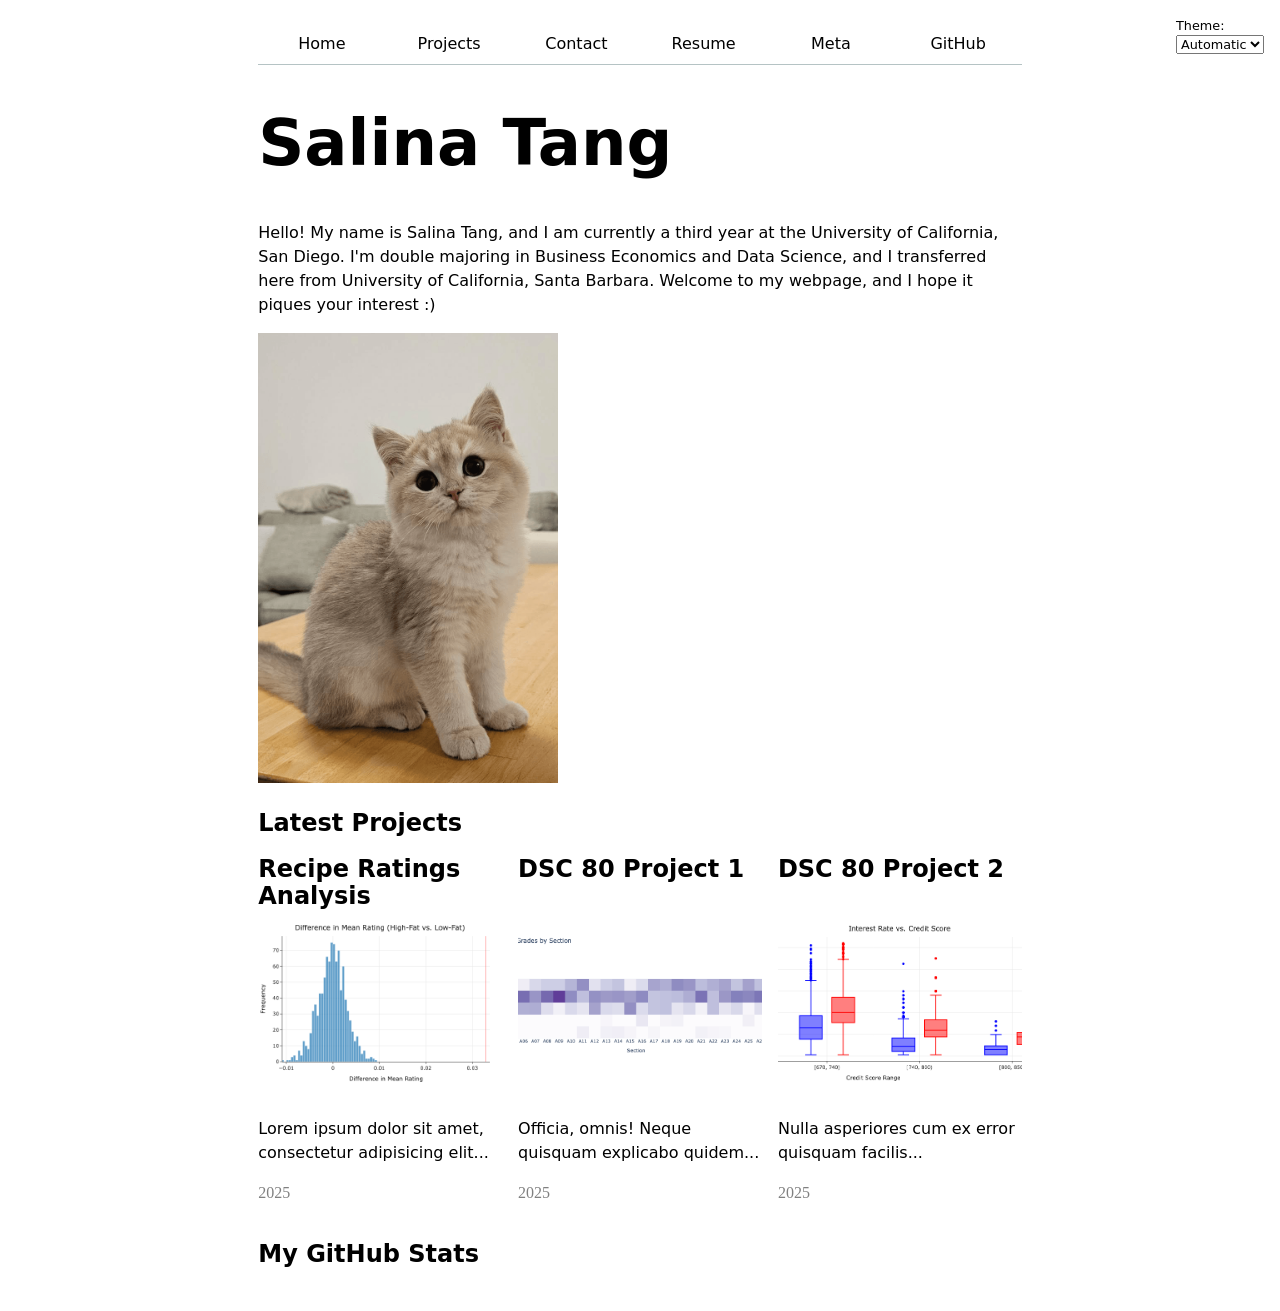
<file: index.html>
<!DOCTYPE html>
<html lang="en">
<head>
    <meta charset="UTF-8">
    <meta name="viewport" content="width=device-width, initial-scale=1.0">
    <title>Salina Tang: Personal Site and Portfolio</title>
    <link rel="stylesheet" href="style.css">
    
    <script type="module" src="global.js"></script>
    <script src="index.js" type="module" defer></script>
</head>
<body>
    <h1>Salina Tang</h1>

    <p>Hello! My name is Salina Tang, and I am currently a third year at the University of California, San Diego.
        I'm double majoring in Business Economics and Data Science, and I transferred here from University of California,
        Santa Barbara. Welcome to my webpage, and I hope it piques your interest :)
    </p>

    <img src="images/british_shorthair.png" alt="This is a picture of a British Shorthair, my favorite cat breed!" width="300">

    <h2>Latest Projects</h2>
    <div class="projects">
        <!-- Dynamically added content will appear here -->
    </div>

    <h2>My GitHub Stats</h2>
    <div id="stats">

    </div>
</body>
</html>
</file>
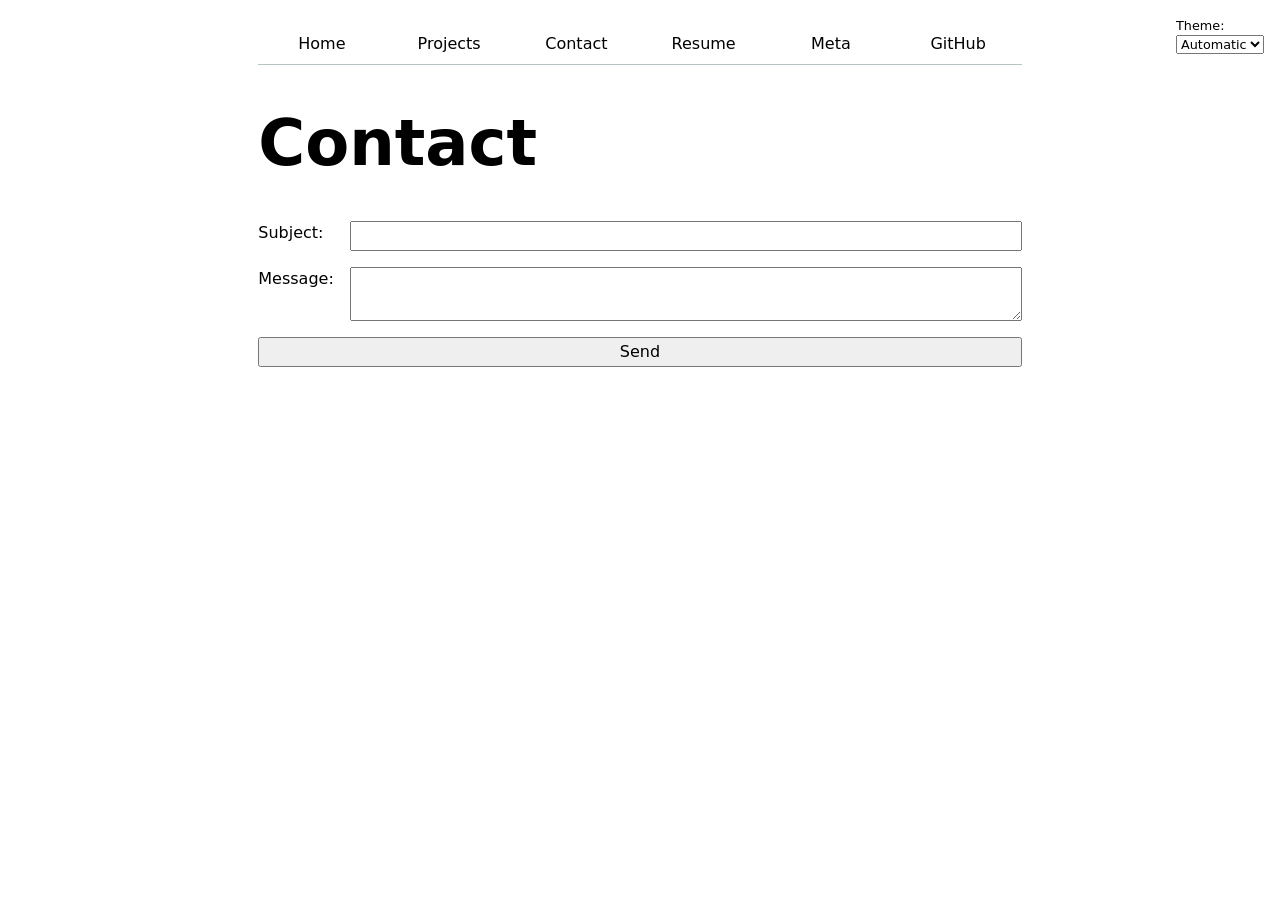
<file: contact/index.html>
<!DOCTYPE html>
<html lang="en">
<head>
    <meta charset="UTF-8">
    <meta name="viewport" content="width=device-width, initial-scale=1.0">
    <title>Contacts Page</title>
    <link rel="stylesheet" href="../style.css">
    <script type="module" src="../global.js"></script>
</head>
<body>
    <h1>Contact</h1>

    <form action="mailto:sat018@ucsd.edu" method="GET">
        
        <label>
            Subject:
            <input name="subject">
        </label>
        
        <label>
            Message:
            <textarea name="body"></textarea>
        </label>
        
        <button>Send</button>
    </form>
</body>
</html>
</file>
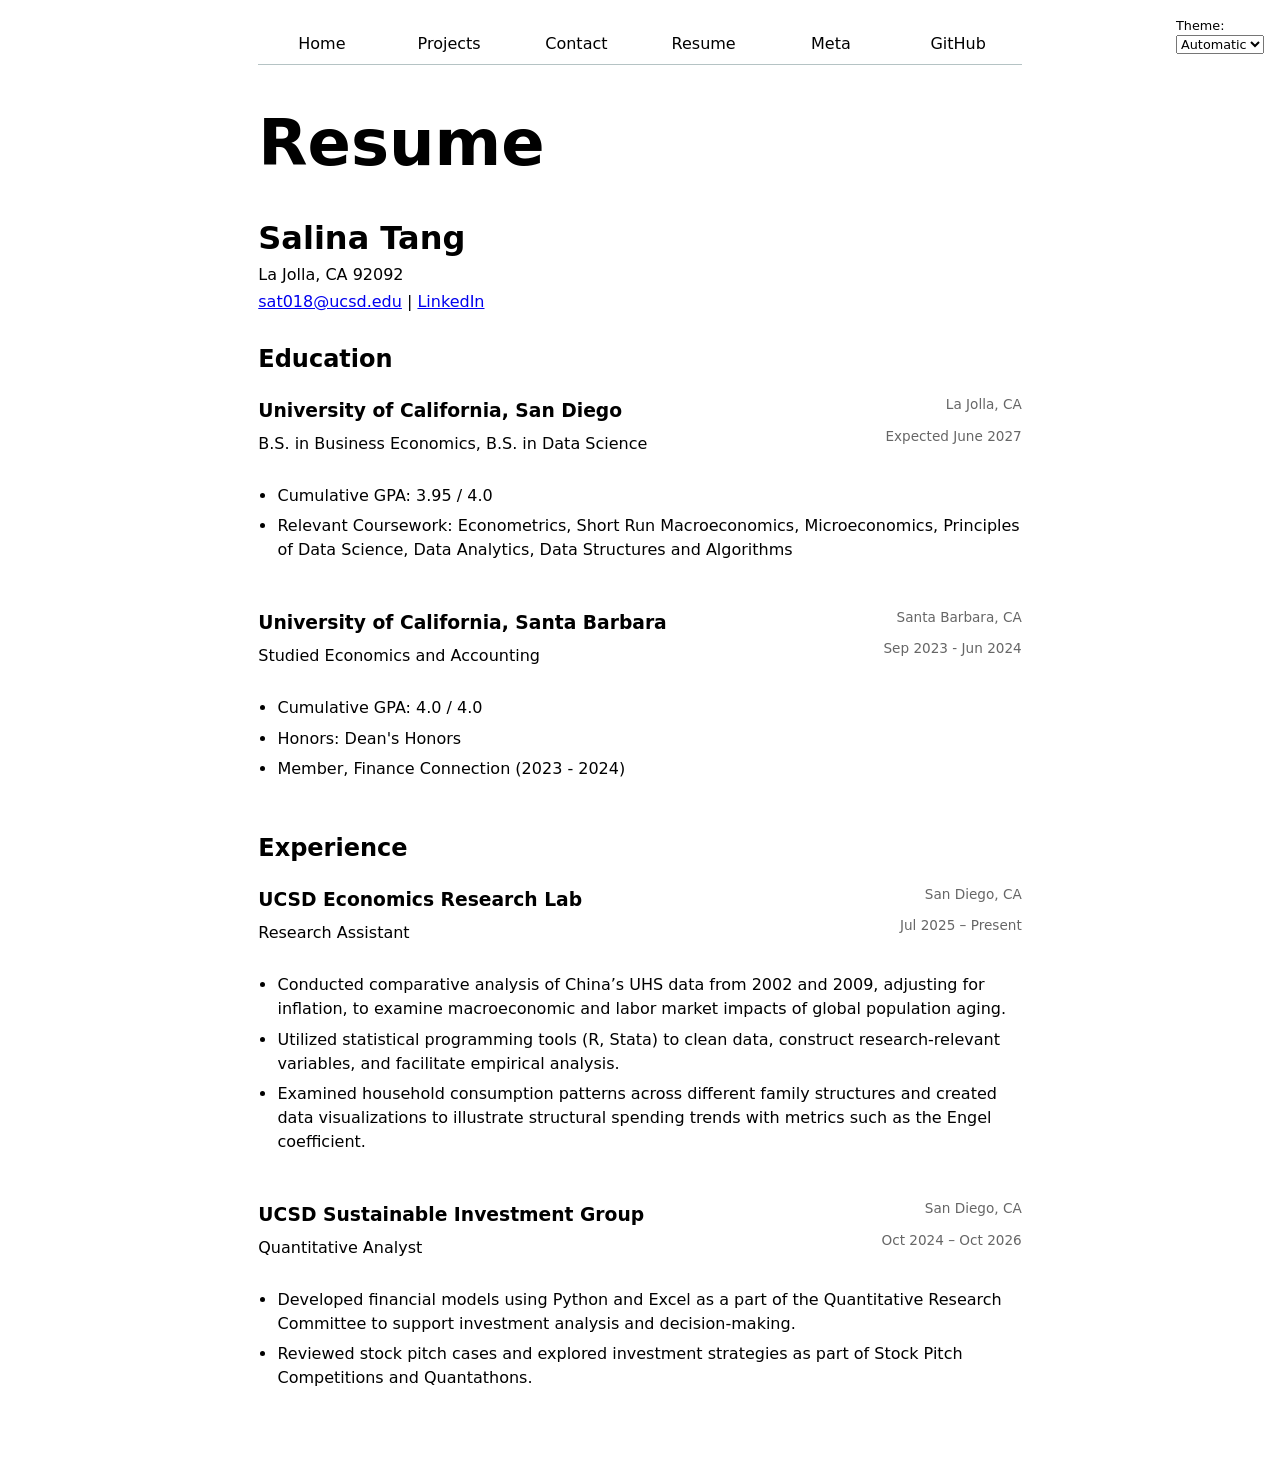
<file: resume/index.html>
<!DOCTYPE html>
<html lang="en">
<head>
    <meta charset="UTF-8">
    <meta name="viewport" content="width=device-width, initial-scale=1.0">
    <title>Resume - Salina Tang</title>
    <link rel="stylesheet" href="../style.css">
    <script type="module" src="../global.js"></script>
</head>
<body class="resume">
    <h1>Resume</h1>

    <h2>Salina Tang</h2>

    <header>
        <p>La Jolla, CA 92092</p>
        <p>
            <a href="mailto:sat018@ucsd.edu">sat018@ucsd.edu</a> | 
            <a href="https://www.linkedin.com/in/salina91006/" target="_blank">LinkedIn</a>
        </p>
    </header>

    <section>
        <h2>Education</h2>
        
        <article>
            <header class="exp-header">
                <h3>University of California, San Diego</h3>
                <p class="location">La Jolla, CA</p>

                <p class="role">B.S. in Business Economics, B.S. in Data Science</p>
                <p class="time">Expected June 2027</p>
            </header>

            <ul>
                <li>Cumulative GPA: 3.95 / 4.0</li>
                <li>Relevant Coursework: Econometrics, Short Run Macroeconomics, 
                    Microeconomics, Principles of Data Science, Data Analytics, 
                    Data Structures and Algorithms</li>
            </ul>
        </article>

        <article>
            <header class="exp-header">
                <h3>University of California, Santa Barbara</h3>
                <p class="location">Santa Barbara, CA</p>

                <p class="role">Studied Economics and Accounting</p>
                <p class="time">Sep 2023 - Jun 2024</p>
            </header>

            <ul>
                <li>Cumulative GPA: 4.0 / 4.0</li>
                <li>Honors: Dean's Honors</li>
                <li>Member, Finance Connection (2023 - 2024)</li>
            </ul>
        </article>
    </section>

    <section>
        <h2>Experience</h2>

        <article>
            <header class="exp-header">
                <h3>UCSD Economics Research Lab</h3>
                <p class="location">San Diego, CA</p>

                <p class="role">Research Assistant</p>
                <p class="time">Jul 2025 – Present</p>
            </header>
            <ul>
                <li>Conducted comparative analysis of China’s UHS data 
                    from 2002 and 2009, adjusting for inflation, to 
                    examine macroeconomic and labor market impacts of 
                    global population aging.</li>
                <li>Utilized statistical programming tools (R, Stata) 
                    to clean data, construct research-relevant variables, 
                    and facilitate empirical analysis.</li>
                <li>Examined household consumption patterns across different 
                    family structures and created data visualizations to 
                    illustrate structural spending trends with metrics such 
                    as the Engel coefficient.</li>
            </ul>
        </article>

        <article>
            <header class="exp-header">
                <h3>UCSD Sustainable Investment Group</h3>
                <p class="location">San Diego, CA</p>

                <p class="role">Quantitative Analyst</p>
                <p class="time">Oct 2024 – Oct 2026</p>
            </header>
            <ul>
                <li>Developed financial models using Python and Excel as a part 
                    of the Quantitative Research Committee to support investment 
                    analysis and decision-making.</li>
                <li>Reviewed stock pitch cases and explored investment strategies 
                    as part of Stock Pitch Competitions and Quantathons.</li>
            </ul>
        </article>
    </section>
</body>
</html>
</file>
<file: style.css>
:root {
  --color-accent: oklch(90.786% 0.05235 48.049);
  color-scheme: light dark
}

body {
  /* Set line height to 1.5 times the font size
	   and use the OS’s UI font as the website font
	 */
  max-width: 75ch;
  font: 100%/1.5 system-ui;
  margin-inline: auto;
  padding: 1rem;
  accent-color: var(--color-accent);
}

nav {
  --border-color: oklch(50% 10% 200 / 40%);

  display: flex;
  margin-bottom: 0.5em;
  border-bottom-width: 1px;
  border-bottom-style: solid;
  border-bottom-color: var(--border-color);
}

nav a {
  flex: 1;
  text-decoration: none;
  color: inherit;
  text-align: center;
  padding: 0.5em;
}

nav a.current {
  border-bottom: 0.35em solid var(--border-color);
  padding-bottom: 0.1em;
}

nav a:hover {
  border-bottom: 0.4em solid var(--color-accent);
  padding-bottom: 0.1em;
  background-color: color-mix(in oklch, var(--color-accent), canvas 85%);
}

input,
textarea,
button,
select {
  font: inherit;
}

form {
  display: grid;
  grid-template-columns: auto 1fr;
  gap: 1em;
}

label {
  display: grid;
  grid-template-columns: subgrid;
  grid-column: 1 / -1;
}

.color-scheme {
  position: absolute;
  top: 1rem;
  right: 1rem;
  font-size: 80%;
}

button {
  grid-column: 1 / -1;
}

.projects {
  display: grid;
  grid-template-columns: repeat(auto-fill, minmax(15em, 1fr));
  gap: 1em;
}

.projects img {
  width: 100%;
  height: 160px;
  object-fit: cover;
  border-radius: 8px;
}

.project-year {
  color: gray;
  font-family: Baskerville, serif;
  font-variant-numeric: oldstyle-nums;
  margin-top: 0.25rem;
}

#projects-pie-plot {
  max-width: 20em;
  margin-block: 2em;

  overflow: visible;
}

path {
  transition: 300ms;
  cursor: pointer;
}

&:has(path:hover) {
  path:not(:hover) {
    opacity: 0.5;
  }
}

.selected {
  --color: oklch(59.987% 0.00007 271.152) !important;

  &:is(path) {
    fill: var(--color);
  }
}

.legend {
  flex: 1;
  min-width: 200px;

  display: grid;
  grid-template-columns: repeat(auto-fill, minmax(9em, 1fr));
  gap: 0.75rem;

  padding: 1rem;
  margin: 1rem 0;

  border: 1px solid #ddd;
  border-radius: 6px;
}

.legend-item {
  display: flex;
  align-items: center;
  gap: 0.5rem;
}

.swatch {
  width: 16px;
  aspect-ratio: 1 / 1;
  background-color: var(--color);
  border-radius: 50%;
}

.container {
  display: flex;
  flex-wrap: wrap;
  align-items: center;
  gap: 1rem;
}

.searchBar {
  width: 100%;
  display: block;
  margin-bottom: 1.5rem;
  font-size: 1.2rem;
}

article {
  display: grid;
  grid-template-rows: subgrid;
  grid-row: span 3;
  gap: 1em;
}

article h2 {
  margin: 0;
}

h1, h2, h3, h4, h5, h6 {
  line-height: 1.1;
  text-wrap: balance;
}

h1 {
  font-size: 400%;
}

section {
  margin-block: 2rem;
}

section article {
  margin-block: 1.5rem;
}

article header {
  display: grid;
  gap: 0.2em;
}

.exp-header {
  display: grid;
  grid-template-columns: 1fr auto;
  column-gap: 1em;
  row-gap: 0.1em;
}

.exp-header p.location,
.exp-header p.time {
  font-size: 0.85em;
  color: #666;
  margin: 0;
  line-height: 1.2;
  text-align: right;
}

ul {
  padding-left: 1.2rem;
  margin-top: 0.5rem;
}

li {
  margin-bottom: 0.4rem;
}

section h2,
section h3,
section p {
  margin-block: 0.25em;
}

.resume > h2 {
  font-size: 2em;
  font-weight: 600;
  margin-bottom: 0.2em;
}

.resume > header {
  margin-top: 0;
}

.resume > header p {
  margin: 0.2em 0;
}

#language-breakdown {
  display: grid;
  grid-template-columns: repeat(3, 1fr);
  text-align: center;
  gap: 0.25rem 1rem;

  font-family: -apple-system, BlinkMacSystemFont, "Segoe UI", Roboto, Helvetica, Arial, sans-serif;
}

#language-breakdown dt {
  grid-row: 1;
  margin: 0;
  font-size: 0.75rem;
  font-weight: 500;
  color: #6b7280;
  letter-spacing: 0.08em;
}

#language-breakdown dd {
  grid-row: 2;
  margin: 0;
  font-size: 1rem;
  font-weight: 300;
  color: #111;
}

#selection-count {
  font-size: 1rem;
  font-weight: 300;
  color: #111;
  margin: 0;
  font-family: -apple-system, BlinkMacSystemFont, "Segoe UI", Roboto, Helvetica, Arial, sans-serif;
}

#stats {
  font-family: -apple-system, BlinkMacSystemFont, "Segoe UI", Roboto, Helvetica, Arial, sans-serif;
}

#stats dl {
  display: grid;
  grid-template-columns: repeat(4, 1fr);
  text-align: center;
  gap: 0.1rem;
}

#stats dt {
  grid-row: 1;
  font-size: 0.6rem;
  font-weight: 500;
  letter-spacing: 0.08em;
  color: #6b7280;
  text-transform: uppercase;
}

#stats dd {
  grid-row: 2;
  margin: 0;
  font-size: 1.4rem;
  font-weight: 300;
  color: #111;
  text-transform: capitalize;
}

.gridlines line {
  stroke: #c4c6ca;
  stroke-opacity: 0.7;
  shape-rendering: crispEdges;
}

.gridlines path {
  stroke: #c4c6ca;
  stroke-opacity: 0.7;
}

dl.info {
  font-family: system-ui, -apple-system, BlinkMacSystemFont, "Segoe UI", Roboto, sans-serif;
  font-size: 0.85rem;
  line-height: 1.4;
  display: grid;
  grid-template-columns: max-content 1fr;
  gap: 0.25rem 0.75rem;
  margin: 0;
  transition-duration: 500ms;
  transition-property: opacity, visibility;
}

dl.info[hidden]:not(:hover, :focus-within) {
  opacity: 0;
  visibility: hidden;
}

dl.info dt {
  font-family: system-ui, sans-serif;
  font-weight: 500;
  color: #6b7280;
  text-transform: uppercase;
  letter-spacing: 0.01em;
}

dl.info dd {
  font-family: system-ui, sans-serif;
  margin: 0;
  font-weight: 600;
  color: #111;
}

.tooltip {
  position: fixed;
  top: 1em;
  left: 1em;
}

circle {
  transition: 200ms;
  transform-origin: center;
  transform-box: fill-box;

  @starting-style {
    r: 0;
  }
}

circle:hover {
  transform: scale(1.5);
}

circle.selected {
  fill: #ff6b6b;
}

@keyframes marching-ants {
  to {
    stroke-dashoffset: -8; /* 5 + 3 */
  }
}

.selection {
  fill-opacity: 0.1;
  stroke: black;
  stroke-opacity: 0.7;
  stroke-dasharray: 5 3;
  animation: marching-ants 2s linear infinite;
}

.slider-container {
  margin-bottom: 1rem;
}

.slider-container label {
  display: grid;
  grid-template-columns: auto 1fr;
  gap: 0.5rem 1rem;
  align-items: center;
}

#commit-progress {
  width: 100%;
}

#commit-time {
  grid-column: 1 / -1;
  justify-self: end;
}

#files {
  display: grid;
  grid-template-columns: 1fr 4fr;

  > div {
    grid-column: 1 / -1;
    display: grid;
    grid-template-columns: subgrid;
  }

  dt {
    grid-column: 1;
  }

  dd {
    grid-column: 2;
  }
}

.loc {
  display: flex;
  width: 0.5em;
  aspect-ratio: 1;
  background: var(--color);
  border-radius: 50%;
}

#files dd {
  grid-column: 2;
  display: flex;
  flex-wrap: wrap;
  align-items: start;
  align-content: start;
  gap: 0.15em;
  padding-top: 0.6em;
  margin-left: 0;
}

dt small {
  display: block;
  font-size: 0.75em;
  opacity: 0.6;
}

#scrolly-1 {
  position: relative;
  display: flex;
  gap: 1rem;

  > * {
    flex: 1;
  }
}

#scatter-story {
  position: relative;
}

#scatter-plot {
  position: sticky;
  top: 0;
  left: 0;
  bottom: auto;
  height: 50vh;
}

.step {
  padding-bottom: 2rem;
  font: 100%/1.5 Georgia, serif;
}

.step a {
  font: 100%/1.5 Georgia, serif;
}
</file>
